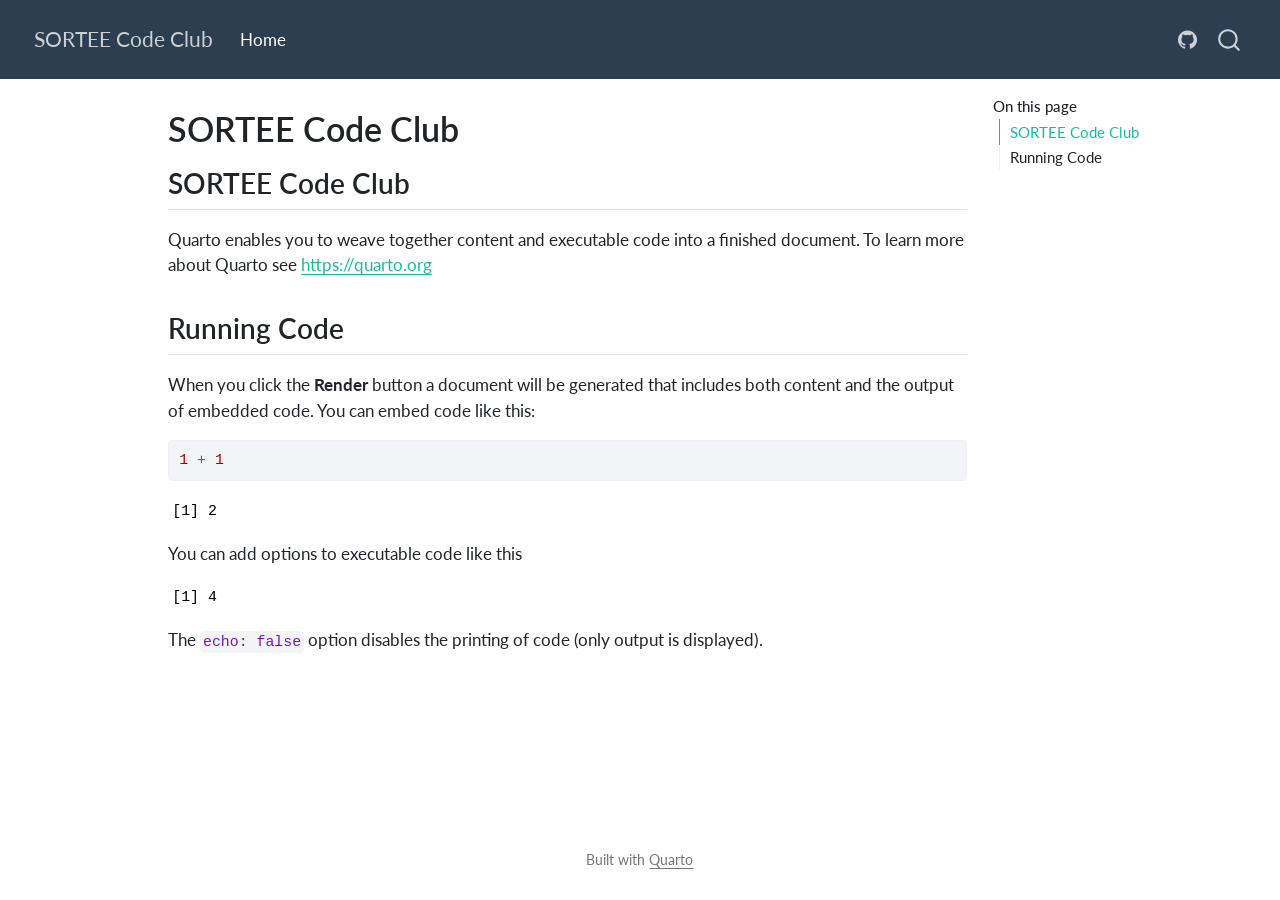
<file: index.html>
<!DOCTYPE html>
<html xmlns="http://www.w3.org/1999/xhtml" lang="en" xml:lang="en"><head>

<meta charset="utf-8">
<meta name="generator" content="quarto-1.8.25">

<meta name="viewport" content="width=device-width, initial-scale=1.0, user-scalable=yes">


<title>SORTEE Code Club</title>
<style>
code{white-space: pre-wrap;}
span.smallcaps{font-variant: small-caps;}
div.columns{display: flex; gap: min(4vw, 1.5em);}
div.column{flex: auto; overflow-x: auto;}
div.hanging-indent{margin-left: 1.5em; text-indent: -1.5em;}
ul.task-list{list-style: none;}
ul.task-list li input[type="checkbox"] {
  width: 0.8em;
  margin: 0 0.8em 0.2em -1em; /* quarto-specific, see https://github.com/quarto-dev/quarto-cli/issues/4556 */ 
  vertical-align: middle;
}
/* CSS for syntax highlighting */
html { -webkit-text-size-adjust: 100%; }
pre > code.sourceCode { white-space: pre; position: relative; }
pre > code.sourceCode > span { display: inline-block; line-height: 1.25; }
pre > code.sourceCode > span:empty { height: 1.2em; }
.sourceCode { overflow: visible; }
code.sourceCode > span { color: inherit; text-decoration: inherit; }
div.sourceCode { margin: 1em 0; }
pre.sourceCode { margin: 0; }
@media screen {
div.sourceCode { overflow: auto; }
}
@media print {
pre > code.sourceCode { white-space: pre-wrap; }
pre > code.sourceCode > span { text-indent: -5em; padding-left: 5em; }
}
pre.numberSource code
  { counter-reset: source-line 0; }
pre.numberSource code > span
  { position: relative; left: -4em; counter-increment: source-line; }
pre.numberSource code > span > a:first-child::before
  { content: counter(source-line);
    position: relative; left: -1em; text-align: right; vertical-align: baseline;
    border: none; display: inline-block;
    -webkit-touch-callout: none; -webkit-user-select: none;
    -khtml-user-select: none; -moz-user-select: none;
    -ms-user-select: none; user-select: none;
    padding: 0 4px; width: 4em;
  }
pre.numberSource { margin-left: 3em;  padding-left: 4px; }
div.sourceCode
  {   }
@media screen {
pre > code.sourceCode > span > a:first-child::before { text-decoration: underline; }
}
</style>


<script src="site_libs/quarto-nav/quarto-nav.js"></script>
<script src="site_libs/quarto-nav/headroom.min.js"></script>
<script src="site_libs/clipboard/clipboard.min.js"></script>
<script src="site_libs/quarto-search/autocomplete.umd.js"></script>
<script src="site_libs/quarto-search/fuse.min.js"></script>
<script src="site_libs/quarto-search/quarto-search.js"></script>
<meta name="quarto:offset" content="./">
<script src="site_libs/quarto-html/quarto.js" type="module"></script>
<script src="site_libs/quarto-html/tabsets/tabsets.js" type="module"></script>
<script src="site_libs/quarto-html/axe/axe-check.js" type="module"></script>
<script src="site_libs/quarto-html/popper.min.js"></script>
<script src="site_libs/quarto-html/tippy.umd.min.js"></script>
<script src="site_libs/quarto-html/anchor.min.js"></script>
<link href="site_libs/quarto-html/tippy.css" rel="stylesheet">
<link href="site_libs/quarto-html/quarto-syntax-highlighting-7b89279ff1a6dce999919e0e67d4d9ec.css" rel="stylesheet" id="quarto-text-highlighting-styles">
<script src="site_libs/bootstrap/bootstrap.min.js"></script>
<link href="site_libs/bootstrap/bootstrap-icons.css" rel="stylesheet">
<link href="site_libs/bootstrap/bootstrap-91e4ff1c991fb193ebcfcf8dcf5dfa3c.min.css" rel="stylesheet" append-hash="true" id="quarto-bootstrap" data-mode="light">
<script id="quarto-search-options" type="application/json">{
  "location": "navbar",
  "copy-button": false,
  "collapse-after": 3,
  "panel-placement": "end",
  "type": "overlay",
  "limit": 50,
  "keyboard-shortcut": [
    "f",
    "/",
    "s"
  ],
  "show-item-context": false,
  "language": {
    "search-no-results-text": "No results",
    "search-matching-documents-text": "matching documents",
    "search-copy-link-title": "Copy link to search",
    "search-hide-matches-text": "Hide additional matches",
    "search-more-match-text": "more match in this document",
    "search-more-matches-text": "more matches in this document",
    "search-clear-button-title": "Clear",
    "search-text-placeholder": "",
    "search-detached-cancel-button-title": "Cancel",
    "search-submit-button-title": "Submit",
    "search-label": "Search"
  }
}</script>


</head>

<body class="nav-fixed quarto-light">

<div id="quarto-search-results"></div>
  <header id="quarto-header" class="headroom fixed-top">
    <nav class="navbar navbar-expand-lg " data-bs-theme="dark">
      <div class="navbar-container container-fluid">
      <div class="navbar-brand-container mx-auto">
    <a href="./index.html" class="navbar-brand navbar-brand-logo">
    </a>
    <a class="navbar-brand" href="./index.html">
    <span class="navbar-title">SORTEE Code Club</span>
    </a>
  </div>
            <div id="quarto-search" class="" title="Search"></div>
          <button class="navbar-toggler" type="button" data-bs-toggle="collapse" data-bs-target="#navbarCollapse" aria-controls="navbarCollapse" role="menu" aria-expanded="false" aria-label="Toggle navigation" onclick="if (window.quartoToggleHeadroom) { window.quartoToggleHeadroom(); }">
  <span class="navbar-toggler-icon"></span>
</button>
          <div class="collapse navbar-collapse" id="navbarCollapse">
            <ul class="navbar-nav navbar-nav-scroll me-auto">
  <li class="nav-item">
    <a class="nav-link active" href="./index.html" aria-current="page"> 
<span class="menu-text">Home</span></a>
  </li>  
</ul>
            <ul class="navbar-nav navbar-nav-scroll ms-auto">
  <li class="nav-item compact">
    <a class="nav-link" href="https://github.com/SORTEE"> <i class="bi bi-github" role="img">
</i> 
<span class="menu-text"></span></a>
  </li>  
</ul>
          </div> <!-- /navcollapse -->
            <div class="quarto-navbar-tools">
</div>
      </div> <!-- /container-fluid -->
    </nav>
</header>
<!-- content -->
<div id="quarto-content" class="quarto-container page-columns page-rows-contents page-layout-article page-navbar">
<!-- sidebar -->
<!-- margin-sidebar -->
    <div id="quarto-margin-sidebar" class="sidebar margin-sidebar">
        <nav id="TOC" role="doc-toc" class="toc-active">
    <h2 id="toc-title">On this page</h2>
   
  <ul>
  <li><a href="#sortee-code-club" id="toc-sortee-code-club" class="nav-link active" data-scroll-target="#sortee-code-club">SORTEE Code Club</a></li>
  <li><a href="#running-code" id="toc-running-code" class="nav-link" data-scroll-target="#running-code">Running Code</a></li>
  </ul>
</nav>
    </div>
<!-- main -->
<main class="content" id="quarto-document-content">

<header id="title-block-header" class="quarto-title-block default">
<div class="quarto-title">
<h1 class="title">SORTEE Code Club</h1>
</div>



<div class="quarto-title-meta">

    
  
    
  </div>
  


</header>


<section id="sortee-code-club" class="level2">
<h2 class="anchored" data-anchor-id="sortee-code-club">SORTEE Code Club</h2>
<p>Quarto enables you to weave together content and executable code into a finished document. To learn more about Quarto see <a href="https://quarto.org" class="uri">https://quarto.org</a></p>
</section>
<section id="running-code" class="level2">
<h2 class="anchored" data-anchor-id="running-code">Running Code</h2>
<p>When you click the <strong>Render</strong> button a document will be generated that includes both content and the output of embedded code. You can embed code like this:</p>
<div class="cell">
<div class="code-copy-outer-scaffold"><div class="sourceCode cell-code" id="cb1"><pre class="sourceCode r code-with-copy"><code class="sourceCode r"><span id="cb1-1"><a href="#cb1-1" aria-hidden="true" tabindex="-1"></a><span class="dv">1</span> <span class="sc">+</span> <span class="dv">1</span></span></code></pre></div><button title="Copy to Clipboard" class="code-copy-button"><i class="bi"></i></button></div>
<div class="cell-output cell-output-stdout">
<pre><code>[1] 2</code></pre>
</div>
</div>
<p>You can add options to executable code like this</p>
<div class="cell">
<div class="cell-output cell-output-stdout">
<pre><code>[1] 4</code></pre>
</div>
</div>
<p>The <code>echo: false</code> option disables the printing of code (only output is displayed).</p>


</section>

</main> <!-- /main -->
<script id="quarto-html-after-body" type="application/javascript">
  window.document.addEventListener("DOMContentLoaded", function (event) {
    const icon = "";
    const anchorJS = new window.AnchorJS();
    anchorJS.options = {
      placement: 'right',
      icon: icon
    };
    anchorJS.add('.anchored');
    const isCodeAnnotation = (el) => {
      for (const clz of el.classList) {
        if (clz.startsWith('code-annotation-')) {                     
          return true;
        }
      }
      return false;
    }
    const onCopySuccess = function(e) {
      // button target
      const button = e.trigger;
      // don't keep focus
      button.blur();
      // flash "checked"
      button.classList.add('code-copy-button-checked');
      var currentTitle = button.getAttribute("title");
      button.setAttribute("title", "Copied!");
      let tooltip;
      if (window.bootstrap) {
        button.setAttribute("data-bs-toggle", "tooltip");
        button.setAttribute("data-bs-placement", "left");
        button.setAttribute("data-bs-title", "Copied!");
        tooltip = new bootstrap.Tooltip(button, 
          { trigger: "manual", 
            customClass: "code-copy-button-tooltip",
            offset: [0, -8]});
        tooltip.show();    
      }
      setTimeout(function() {
        if (tooltip) {
          tooltip.hide();
          button.removeAttribute("data-bs-title");
          button.removeAttribute("data-bs-toggle");
          button.removeAttribute("data-bs-placement");
        }
        button.setAttribute("title", currentTitle);
        button.classList.remove('code-copy-button-checked');
      }, 1000);
      // clear code selection
      e.clearSelection();
    }
    const getTextToCopy = function(trigger) {
      const outerScaffold = trigger.parentElement.cloneNode(true);
      const codeEl = outerScaffold.querySelector('code');
      for (const childEl of codeEl.children) {
        if (isCodeAnnotation(childEl)) {
          childEl.remove();
        }
      }
      return codeEl.innerText;
    }
    const clipboard = new window.ClipboardJS('.code-copy-button:not([data-in-quarto-modal])', {
      text: getTextToCopy
    });
    clipboard.on('success', onCopySuccess);
    if (window.document.getElementById('quarto-embedded-source-code-modal')) {
      const clipboardModal = new window.ClipboardJS('.code-copy-button[data-in-quarto-modal]', {
        text: getTextToCopy,
        container: window.document.getElementById('quarto-embedded-source-code-modal')
      });
      clipboardModal.on('success', onCopySuccess);
    }
      var localhostRegex = new RegExp(/^(?:http|https):\/\/localhost\:?[0-9]*\//);
      var mailtoRegex = new RegExp(/^mailto:/);
        var filterRegex = new RegExp("https:\/\/cecibaldoni\.github\.io\/sortee-code-club\/");
      var isInternal = (href) => {
          return filterRegex.test(href) || localhostRegex.test(href) || mailtoRegex.test(href);
      }
      // Inspect non-navigation links and adorn them if external
     var links = window.document.querySelectorAll('a[href]:not(.nav-link):not(.navbar-brand):not(.toc-action):not(.sidebar-link):not(.sidebar-item-toggle):not(.pagination-link):not(.no-external):not([aria-hidden]):not(.dropdown-item):not(.quarto-navigation-tool):not(.about-link)');
      for (var i=0; i<links.length; i++) {
        const link = links[i];
        if (!isInternal(link.href)) {
          // undo the damage that might have been done by quarto-nav.js in the case of
          // links that we want to consider external
          if (link.dataset.originalHref !== undefined) {
            link.href = link.dataset.originalHref;
          }
        }
      }
    function tippyHover(el, contentFn, onTriggerFn, onUntriggerFn) {
      const config = {
        allowHTML: true,
        maxWidth: 500,
        delay: 100,
        arrow: false,
        appendTo: function(el) {
            return el.parentElement;
        },
        interactive: true,
        interactiveBorder: 10,
        theme: 'quarto',
        placement: 'bottom-start',
      };
      if (contentFn) {
        config.content = contentFn;
      }
      if (onTriggerFn) {
        config.onTrigger = onTriggerFn;
      }
      if (onUntriggerFn) {
        config.onUntrigger = onUntriggerFn;
      }
      window.tippy(el, config); 
    }
    const noterefs = window.document.querySelectorAll('a[role="doc-noteref"]');
    for (var i=0; i<noterefs.length; i++) {
      const ref = noterefs[i];
      tippyHover(ref, function() {
        // use id or data attribute instead here
        let href = ref.getAttribute('data-footnote-href') || ref.getAttribute('href');
        try { href = new URL(href).hash; } catch {}
        const id = href.replace(/^#\/?/, "");
        const note = window.document.getElementById(id);
        if (note) {
          return note.innerHTML;
        } else {
          return "";
        }
      });
    }
    const xrefs = window.document.querySelectorAll('a.quarto-xref');
    const processXRef = (id, note) => {
      // Strip column container classes
      const stripColumnClz = (el) => {
        el.classList.remove("page-full", "page-columns");
        if (el.children) {
          for (const child of el.children) {
            stripColumnClz(child);
          }
        }
      }
      stripColumnClz(note)
      if (id === null || id.startsWith('sec-')) {
        // Special case sections, only their first couple elements
        const container = document.createElement("div");
        if (note.children && note.children.length > 2) {
          container.appendChild(note.children[0].cloneNode(true));
          for (let i = 1; i < note.children.length; i++) {
            const child = note.children[i];
            if (child.tagName === "P" && child.innerText === "") {
              continue;
            } else {
              container.appendChild(child.cloneNode(true));
              break;
            }
          }
          if (window.Quarto?.typesetMath) {
            window.Quarto.typesetMath(container);
          }
          return container.innerHTML
        } else {
          if (window.Quarto?.typesetMath) {
            window.Quarto.typesetMath(note);
          }
          return note.innerHTML;
        }
      } else {
        // Remove any anchor links if they are present
        const anchorLink = note.querySelector('a.anchorjs-link');
        if (anchorLink) {
          anchorLink.remove();
        }
        if (window.Quarto?.typesetMath) {
          window.Quarto.typesetMath(note);
        }
        if (note.classList.contains("callout")) {
          return note.outerHTML;
        } else {
          return note.innerHTML;
        }
      }
    }
    for (var i=0; i<xrefs.length; i++) {
      const xref = xrefs[i];
      tippyHover(xref, undefined, function(instance) {
        instance.disable();
        let url = xref.getAttribute('href');
        let hash = undefined; 
        if (url.startsWith('#')) {
          hash = url;
        } else {
          try { hash = new URL(url).hash; } catch {}
        }
        if (hash) {
          const id = hash.replace(/^#\/?/, "");
          const note = window.document.getElementById(id);
          if (note !== null) {
            try {
              const html = processXRef(id, note.cloneNode(true));
              instance.setContent(html);
            } finally {
              instance.enable();
              instance.show();
            }
          } else {
            // See if we can fetch this
            fetch(url.split('#')[0])
            .then(res => res.text())
            .then(html => {
              const parser = new DOMParser();
              const htmlDoc = parser.parseFromString(html, "text/html");
              const note = htmlDoc.getElementById(id);
              if (note !== null) {
                const html = processXRef(id, note);
                instance.setContent(html);
              } 
            }).finally(() => {
              instance.enable();
              instance.show();
            });
          }
        } else {
          // See if we can fetch a full url (with no hash to target)
          // This is a special case and we should probably do some content thinning / targeting
          fetch(url)
          .then(res => res.text())
          .then(html => {
            const parser = new DOMParser();
            const htmlDoc = parser.parseFromString(html, "text/html");
            const note = htmlDoc.querySelector('main.content');
            if (note !== null) {
              // This should only happen for chapter cross references
              // (since there is no id in the URL)
              // remove the first header
              if (note.children.length > 0 && note.children[0].tagName === "HEADER") {
                note.children[0].remove();
              }
              const html = processXRef(null, note);
              instance.setContent(html);
            } 
          }).finally(() => {
            instance.enable();
            instance.show();
          });
        }
      }, function(instance) {
      });
    }
        let selectedAnnoteEl;
        const selectorForAnnotation = ( cell, annotation) => {
          let cellAttr = 'data-code-cell="' + cell + '"';
          let lineAttr = 'data-code-annotation="' +  annotation + '"';
          const selector = 'span[' + cellAttr + '][' + lineAttr + ']';
          return selector;
        }
        const selectCodeLines = (annoteEl) => {
          const doc = window.document;
          const targetCell = annoteEl.getAttribute("data-target-cell");
          const targetAnnotation = annoteEl.getAttribute("data-target-annotation");
          const annoteSpan = window.document.querySelector(selectorForAnnotation(targetCell, targetAnnotation));
          const lines = annoteSpan.getAttribute("data-code-lines").split(",");
          const lineIds = lines.map((line) => {
            return targetCell + "-" + line;
          })
          let top = null;
          let height = null;
          let parent = null;
          if (lineIds.length > 0) {
              //compute the position of the single el (top and bottom and make a div)
              const el = window.document.getElementById(lineIds[0]);
              top = el.offsetTop;
              height = el.offsetHeight;
              parent = el.parentElement.parentElement;
            if (lineIds.length > 1) {
              const lastEl = window.document.getElementById(lineIds[lineIds.length - 1]);
              const bottom = lastEl.offsetTop + lastEl.offsetHeight;
              height = bottom - top;
            }
            if (top !== null && height !== null && parent !== null) {
              // cook up a div (if necessary) and position it 
              let div = window.document.getElementById("code-annotation-line-highlight");
              if (div === null) {
                div = window.document.createElement("div");
                div.setAttribute("id", "code-annotation-line-highlight");
                div.style.position = 'absolute';
                parent.appendChild(div);
              }
              div.style.top = top - 2 + "px";
              div.style.height = height + 4 + "px";
              div.style.left = 0;
              let gutterDiv = window.document.getElementById("code-annotation-line-highlight-gutter");
              if (gutterDiv === null) {
                gutterDiv = window.document.createElement("div");
                gutterDiv.setAttribute("id", "code-annotation-line-highlight-gutter");
                gutterDiv.style.position = 'absolute';
                const codeCell = window.document.getElementById(targetCell);
                const gutter = codeCell.querySelector('.code-annotation-gutter');
                gutter.appendChild(gutterDiv);
              }
              gutterDiv.style.top = top - 2 + "px";
              gutterDiv.style.height = height + 4 + "px";
            }
            selectedAnnoteEl = annoteEl;
          }
        };
        const unselectCodeLines = () => {
          const elementsIds = ["code-annotation-line-highlight", "code-annotation-line-highlight-gutter"];
          elementsIds.forEach((elId) => {
            const div = window.document.getElementById(elId);
            if (div) {
              div.remove();
            }
          });
          selectedAnnoteEl = undefined;
        };
          // Handle positioning of the toggle
      window.addEventListener(
        "resize",
        throttle(() => {
          elRect = undefined;
          if (selectedAnnoteEl) {
            selectCodeLines(selectedAnnoteEl);
          }
        }, 10)
      );
      function throttle(fn, ms) {
      let throttle = false;
      let timer;
        return (...args) => {
          if(!throttle) { // first call gets through
              fn.apply(this, args);
              throttle = true;
          } else { // all the others get throttled
              if(timer) clearTimeout(timer); // cancel #2
              timer = setTimeout(() => {
                fn.apply(this, args);
                timer = throttle = false;
              }, ms);
          }
        };
      }
        // Attach click handler to the DT
        const annoteDls = window.document.querySelectorAll('dt[data-target-cell]');
        for (const annoteDlNode of annoteDls) {
          annoteDlNode.addEventListener('click', (event) => {
            const clickedEl = event.target;
            if (clickedEl !== selectedAnnoteEl) {
              unselectCodeLines();
              const activeEl = window.document.querySelector('dt[data-target-cell].code-annotation-active');
              if (activeEl) {
                activeEl.classList.remove('code-annotation-active');
              }
              selectCodeLines(clickedEl);
              clickedEl.classList.add('code-annotation-active');
            } else {
              // Unselect the line
              unselectCodeLines();
              clickedEl.classList.remove('code-annotation-active');
            }
          });
        }
    const findCites = (el) => {
      const parentEl = el.parentElement;
      if (parentEl) {
        const cites = parentEl.dataset.cites;
        if (cites) {
          return {
            el,
            cites: cites.split(' ')
          };
        } else {
          return findCites(el.parentElement)
        }
      } else {
        return undefined;
      }
    };
    var bibliorefs = window.document.querySelectorAll('a[role="doc-biblioref"]');
    for (var i=0; i<bibliorefs.length; i++) {
      const ref = bibliorefs[i];
      const citeInfo = findCites(ref);
      if (citeInfo) {
        tippyHover(citeInfo.el, function() {
          var popup = window.document.createElement('div');
          citeInfo.cites.forEach(function(cite) {
            var citeDiv = window.document.createElement('div');
            citeDiv.classList.add('hanging-indent');
            citeDiv.classList.add('csl-entry');
            var biblioDiv = window.document.getElementById('ref-' + cite);
            if (biblioDiv) {
              citeDiv.innerHTML = biblioDiv.innerHTML;
            }
            popup.appendChild(citeDiv);
          });
          return popup.innerHTML;
        });
      }
    }
  });
  </script>
</div> <!-- /content -->
<footer class="footer">
  <div class="nav-footer">
    <div class="nav-footer-left">
      &nbsp;
    </div>   
    <div class="nav-footer-center">
<p>Built with <a href="https://quarto.org/">Quarto</a></p>
</div>
    <div class="nav-footer-right">
      &nbsp;
    </div>
  </div>
</footer>




</body></html>
</file>
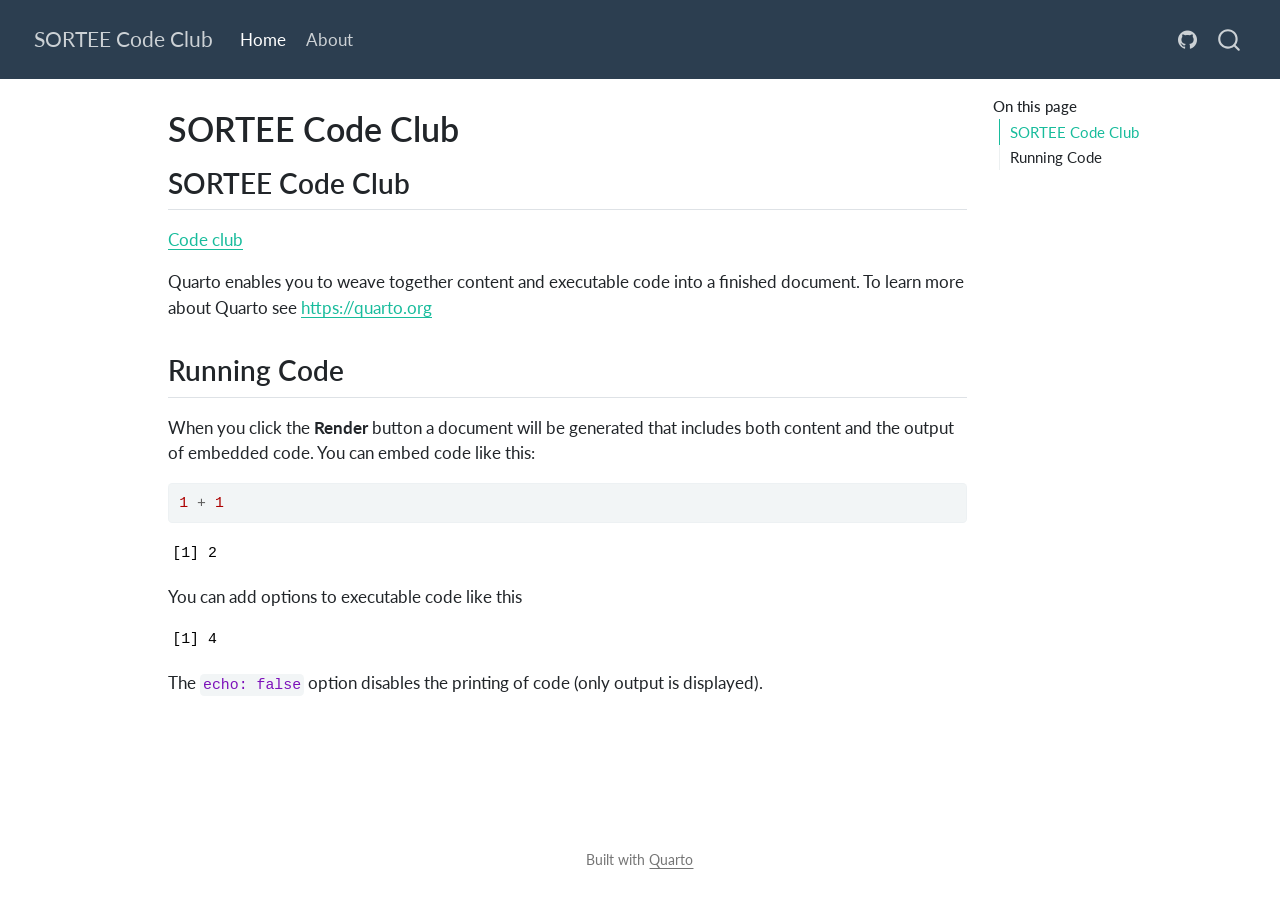
<file: docs/index.html>
<!DOCTYPE html>
<html xmlns="http://www.w3.org/1999/xhtml" lang="en" xml:lang="en"><head>

<meta charset="utf-8">
<meta name="generator" content="quarto-1.8.25">

<meta name="viewport" content="width=device-width, initial-scale=1.0, user-scalable=yes">


<title>SORTEE Code Club</title>
<style>
code{white-space: pre-wrap;}
span.smallcaps{font-variant: small-caps;}
div.columns{display: flex; gap: min(4vw, 1.5em);}
div.column{flex: auto; overflow-x: auto;}
div.hanging-indent{margin-left: 1.5em; text-indent: -1.5em;}
ul.task-list{list-style: none;}
ul.task-list li input[type="checkbox"] {
  width: 0.8em;
  margin: 0 0.8em 0.2em -1em; /* quarto-specific, see https://github.com/quarto-dev/quarto-cli/issues/4556 */ 
  vertical-align: middle;
}
/* CSS for syntax highlighting */
html { -webkit-text-size-adjust: 100%; }
pre > code.sourceCode { white-space: pre; position: relative; }
pre > code.sourceCode > span { display: inline-block; line-height: 1.25; }
pre > code.sourceCode > span:empty { height: 1.2em; }
.sourceCode { overflow: visible; }
code.sourceCode > span { color: inherit; text-decoration: inherit; }
div.sourceCode { margin: 1em 0; }
pre.sourceCode { margin: 0; }
@media screen {
div.sourceCode { overflow: auto; }
}
@media print {
pre > code.sourceCode { white-space: pre-wrap; }
pre > code.sourceCode > span { text-indent: -5em; padding-left: 5em; }
}
pre.numberSource code
  { counter-reset: source-line 0; }
pre.numberSource code > span
  { position: relative; left: -4em; counter-increment: source-line; }
pre.numberSource code > span > a:first-child::before
  { content: counter(source-line);
    position: relative; left: -1em; text-align: right; vertical-align: baseline;
    border: none; display: inline-block;
    -webkit-touch-callout: none; -webkit-user-select: none;
    -khtml-user-select: none; -moz-user-select: none;
    -ms-user-select: none; user-select: none;
    padding: 0 4px; width: 4em;
  }
pre.numberSource { margin-left: 3em;  padding-left: 4px; }
div.sourceCode
  {   }
@media screen {
pre > code.sourceCode > span > a:first-child::before { text-decoration: underline; }
}
</style>


<script src="site_libs/quarto-nav/quarto-nav.js"></script>
<script src="site_libs/quarto-nav/headroom.min.js"></script>
<script src="site_libs/clipboard/clipboard.min.js"></script>
<script src="site_libs/quarto-search/autocomplete.umd.js"></script>
<script src="site_libs/quarto-search/fuse.min.js"></script>
<script src="site_libs/quarto-search/quarto-search.js"></script>
<meta name="quarto:offset" content="./">
<script src="site_libs/quarto-html/quarto.js" type="module"></script>
<script src="site_libs/quarto-html/tabsets/tabsets.js" type="module"></script>
<script src="site_libs/quarto-html/axe/axe-check.js" type="module"></script>
<script src="site_libs/quarto-html/popper.min.js"></script>
<script src="site_libs/quarto-html/tippy.umd.min.js"></script>
<script src="site_libs/quarto-html/anchor.min.js"></script>
<link href="site_libs/quarto-html/tippy.css" rel="stylesheet">
<link href="site_libs/quarto-html/quarto-syntax-highlighting-7b89279ff1a6dce999919e0e67d4d9ec.css" rel="stylesheet" id="quarto-text-highlighting-styles">
<script src="site_libs/bootstrap/bootstrap.min.js"></script>
<link href="site_libs/bootstrap/bootstrap-icons.css" rel="stylesheet">
<link href="site_libs/bootstrap/bootstrap-91e4ff1c991fb193ebcfcf8dcf5dfa3c.min.css" rel="stylesheet" append-hash="true" id="quarto-bootstrap" data-mode="light">
<script id="quarto-search-options" type="application/json">{
  "location": "navbar",
  "copy-button": false,
  "collapse-after": 3,
  "panel-placement": "end",
  "type": "overlay",
  "limit": 50,
  "keyboard-shortcut": [
    "f",
    "/",
    "s"
  ],
  "show-item-context": false,
  "language": {
    "search-no-results-text": "No results",
    "search-matching-documents-text": "matching documents",
    "search-copy-link-title": "Copy link to search",
    "search-hide-matches-text": "Hide additional matches",
    "search-more-match-text": "more match in this document",
    "search-more-matches-text": "more matches in this document",
    "search-clear-button-title": "Clear",
    "search-text-placeholder": "",
    "search-detached-cancel-button-title": "Cancel",
    "search-submit-button-title": "Submit",
    "search-label": "Search"
  }
}</script>


</head>

<body class="nav-fixed quarto-light">

<div id="quarto-search-results"></div>
  <header id="quarto-header" class="headroom fixed-top">
    <nav class="navbar navbar-expand-lg " data-bs-theme="dark">
      <div class="navbar-container container-fluid">
      <div class="navbar-brand-container mx-auto">
    <a href="./index.html" class="navbar-brand navbar-brand-logo">
    </a>
    <a class="navbar-brand" href="./index.html">
    <span class="navbar-title">SORTEE Code Club</span>
    </a>
  </div>
            <div id="quarto-search" class="" title="Search"></div>
          <button class="navbar-toggler" type="button" data-bs-toggle="collapse" data-bs-target="#navbarCollapse" aria-controls="navbarCollapse" role="menu" aria-expanded="false" aria-label="Toggle navigation" onclick="if (window.quartoToggleHeadroom) { window.quartoToggleHeadroom(); }">
  <span class="navbar-toggler-icon"></span>
</button>
          <div class="collapse navbar-collapse" id="navbarCollapse">
            <ul class="navbar-nav navbar-nav-scroll me-auto">
  <li class="nav-item">
    <a class="nav-link active" href="./index.html" aria-current="page"> 
<span class="menu-text">Home</span></a>
  </li>  
  <li class="nav-item">
    <a class="nav-link" href="./about.html"> 
<span class="menu-text">About</span></a>
  </li>  
</ul>
            <ul class="navbar-nav navbar-nav-scroll ms-auto">
  <li class="nav-item compact">
    <a class="nav-link" href="https://github.com/SORTEE"> <i class="bi bi-github" role="img">
</i> 
<span class="menu-text"></span></a>
  </li>  
</ul>
          </div> <!-- /navcollapse -->
            <div class="quarto-navbar-tools">
</div>
      </div> <!-- /container-fluid -->
    </nav>
</header>
<!-- content -->
<div id="quarto-content" class="quarto-container page-columns page-rows-contents page-layout-article page-navbar">
<!-- sidebar -->
<!-- margin-sidebar -->
    <div id="quarto-margin-sidebar" class="sidebar margin-sidebar">
        <nav id="TOC" role="doc-toc" class="toc-active">
    <h2 id="toc-title">On this page</h2>
   
  <ul>
  <li><a href="#sortee-code-club" id="toc-sortee-code-club" class="nav-link active" data-scroll-target="#sortee-code-club">SORTEE Code Club</a></li>
  <li><a href="#running-code" id="toc-running-code" class="nav-link" data-scroll-target="#running-code">Running Code</a></li>
  </ul>
</nav>
    </div>
<!-- main -->
<main class="content" id="quarto-document-content">

<header id="title-block-header" class="quarto-title-block default">
<div class="quarto-title">
<h1 class="title">SORTEE Code Club</h1>
</div>



<div class="quarto-title-meta">

    
  
    
  </div>
  


</header>


<section id="sortee-code-club" class="level2">
<h2 class="anchored" data-anchor-id="sortee-code-club">SORTEE Code Club</h2>
<p><a href="https://www.google.com/imgres?q=code%20club&amp;imgurl=https%3A%2F%2Fupload.wikimedia.org%2Fwikipedia%2Fcommons%2F0%2F06%2FCode_Club_logo.png&amp;imgrefurl=https%3A%2F%2Fen.wikipedia.org%2Fwiki%2FCode_Club&amp;docid=Tg64THRaWA7bFM&amp;tbnid=KC936yBqQdk_dM&amp;vet=12ahUKEwihqtT74MWUAxUXQ_EDHbEiIy8QnPAOegQIFBAB..i&amp;w=200&amp;h=200&amp;hcb=2&amp;ved=2ahUKEwihqtT74MWUAxUXQ_EDHbEiIy8QnPAOegQIFBAB">Code club</a></p>
<p>Quarto enables you to weave together content and executable code into a finished document. To learn more about Quarto see <a href="https://quarto.org" class="uri">https://quarto.org</a></p>
</section>
<section id="running-code" class="level2">
<h2 class="anchored" data-anchor-id="running-code">Running Code</h2>
<p>When you click the <strong>Render</strong> button a document will be generated that includes both content and the output of embedded code. You can embed code like this:</p>
<div class="cell">
<div class="code-copy-outer-scaffold"><div class="sourceCode cell-code" id="cb1"><pre class="sourceCode r code-with-copy"><code class="sourceCode r"><span id="cb1-1"><a href="#cb1-1" aria-hidden="true" tabindex="-1"></a><span class="dv">1</span> <span class="sc">+</span> <span class="dv">1</span></span></code></pre></div><button title="Copy to Clipboard" class="code-copy-button"><i class="bi"></i></button></div>
<div class="cell-output cell-output-stdout">
<pre><code>[1] 2</code></pre>
</div>
</div>
<p>You can add options to executable code like this</p>
<div class="cell">
<div class="cell-output cell-output-stdout">
<pre><code>[1] 4</code></pre>
</div>
</div>
<p>The <code>echo: false</code> option disables the printing of code (only output is displayed).</p>


</section>

</main> <!-- /main -->
<script id="quarto-html-after-body" type="application/javascript">
  window.document.addEventListener("DOMContentLoaded", function (event) {
    const icon = "";
    const anchorJS = new window.AnchorJS();
    anchorJS.options = {
      placement: 'right',
      icon: icon
    };
    anchorJS.add('.anchored');
    const isCodeAnnotation = (el) => {
      for (const clz of el.classList) {
        if (clz.startsWith('code-annotation-')) {                     
          return true;
        }
      }
      return false;
    }
    const onCopySuccess = function(e) {
      // button target
      const button = e.trigger;
      // don't keep focus
      button.blur();
      // flash "checked"
      button.classList.add('code-copy-button-checked');
      var currentTitle = button.getAttribute("title");
      button.setAttribute("title", "Copied!");
      let tooltip;
      if (window.bootstrap) {
        button.setAttribute("data-bs-toggle", "tooltip");
        button.setAttribute("data-bs-placement", "left");
        button.setAttribute("data-bs-title", "Copied!");
        tooltip = new bootstrap.Tooltip(button, 
          { trigger: "manual", 
            customClass: "code-copy-button-tooltip",
            offset: [0, -8]});
        tooltip.show();    
      }
      setTimeout(function() {
        if (tooltip) {
          tooltip.hide();
          button.removeAttribute("data-bs-title");
          button.removeAttribute("data-bs-toggle");
          button.removeAttribute("data-bs-placement");
        }
        button.setAttribute("title", currentTitle);
        button.classList.remove('code-copy-button-checked');
      }, 1000);
      // clear code selection
      e.clearSelection();
    }
    const getTextToCopy = function(trigger) {
      const outerScaffold = trigger.parentElement.cloneNode(true);
      const codeEl = outerScaffold.querySelector('code');
      for (const childEl of codeEl.children) {
        if (isCodeAnnotation(childEl)) {
          childEl.remove();
        }
      }
      return codeEl.innerText;
    }
    const clipboard = new window.ClipboardJS('.code-copy-button:not([data-in-quarto-modal])', {
      text: getTextToCopy
    });
    clipboard.on('success', onCopySuccess);
    if (window.document.getElementById('quarto-embedded-source-code-modal')) {
      const clipboardModal = new window.ClipboardJS('.code-copy-button[data-in-quarto-modal]', {
        text: getTextToCopy,
        container: window.document.getElementById('quarto-embedded-source-code-modal')
      });
      clipboardModal.on('success', onCopySuccess);
    }
      var localhostRegex = new RegExp(/^(?:http|https):\/\/localhost\:?[0-9]*\//);
      var mailtoRegex = new RegExp(/^mailto:/);
        var filterRegex = new RegExp('/' + window.location.host + '/');
      var isInternal = (href) => {
          return filterRegex.test(href) || localhostRegex.test(href) || mailtoRegex.test(href);
      }
      // Inspect non-navigation links and adorn them if external
     var links = window.document.querySelectorAll('a[href]:not(.nav-link):not(.navbar-brand):not(.toc-action):not(.sidebar-link):not(.sidebar-item-toggle):not(.pagination-link):not(.no-external):not([aria-hidden]):not(.dropdown-item):not(.quarto-navigation-tool):not(.about-link)');
      for (var i=0; i<links.length; i++) {
        const link = links[i];
        if (!isInternal(link.href)) {
          // undo the damage that might have been done by quarto-nav.js in the case of
          // links that we want to consider external
          if (link.dataset.originalHref !== undefined) {
            link.href = link.dataset.originalHref;
          }
        }
      }
    function tippyHover(el, contentFn, onTriggerFn, onUntriggerFn) {
      const config = {
        allowHTML: true,
        maxWidth: 500,
        delay: 100,
        arrow: false,
        appendTo: function(el) {
            return el.parentElement;
        },
        interactive: true,
        interactiveBorder: 10,
        theme: 'quarto',
        placement: 'bottom-start',
      };
      if (contentFn) {
        config.content = contentFn;
      }
      if (onTriggerFn) {
        config.onTrigger = onTriggerFn;
      }
      if (onUntriggerFn) {
        config.onUntrigger = onUntriggerFn;
      }
      window.tippy(el, config); 
    }
    const noterefs = window.document.querySelectorAll('a[role="doc-noteref"]');
    for (var i=0; i<noterefs.length; i++) {
      const ref = noterefs[i];
      tippyHover(ref, function() {
        // use id or data attribute instead here
        let href = ref.getAttribute('data-footnote-href') || ref.getAttribute('href');
        try { href = new URL(href).hash; } catch {}
        const id = href.replace(/^#\/?/, "");
        const note = window.document.getElementById(id);
        if (note) {
          return note.innerHTML;
        } else {
          return "";
        }
      });
    }
    const xrefs = window.document.querySelectorAll('a.quarto-xref');
    const processXRef = (id, note) => {
      // Strip column container classes
      const stripColumnClz = (el) => {
        el.classList.remove("page-full", "page-columns");
        if (el.children) {
          for (const child of el.children) {
            stripColumnClz(child);
          }
        }
      }
      stripColumnClz(note)
      if (id === null || id.startsWith('sec-')) {
        // Special case sections, only their first couple elements
        const container = document.createElement("div");
        if (note.children && note.children.length > 2) {
          container.appendChild(note.children[0].cloneNode(true));
          for (let i = 1; i < note.children.length; i++) {
            const child = note.children[i];
            if (child.tagName === "P" && child.innerText === "") {
              continue;
            } else {
              container.appendChild(child.cloneNode(true));
              break;
            }
          }
          if (window.Quarto?.typesetMath) {
            window.Quarto.typesetMath(container);
          }
          return container.innerHTML
        } else {
          if (window.Quarto?.typesetMath) {
            window.Quarto.typesetMath(note);
          }
          return note.innerHTML;
        }
      } else {
        // Remove any anchor links if they are present
        const anchorLink = note.querySelector('a.anchorjs-link');
        if (anchorLink) {
          anchorLink.remove();
        }
        if (window.Quarto?.typesetMath) {
          window.Quarto.typesetMath(note);
        }
        if (note.classList.contains("callout")) {
          return note.outerHTML;
        } else {
          return note.innerHTML;
        }
      }
    }
    for (var i=0; i<xrefs.length; i++) {
      const xref = xrefs[i];
      tippyHover(xref, undefined, function(instance) {
        instance.disable();
        let url = xref.getAttribute('href');
        let hash = undefined; 
        if (url.startsWith('#')) {
          hash = url;
        } else {
          try { hash = new URL(url).hash; } catch {}
        }
        if (hash) {
          const id = hash.replace(/^#\/?/, "");
          const note = window.document.getElementById(id);
          if (note !== null) {
            try {
              const html = processXRef(id, note.cloneNode(true));
              instance.setContent(html);
            } finally {
              instance.enable();
              instance.show();
            }
          } else {
            // See if we can fetch this
            fetch(url.split('#')[0])
            .then(res => res.text())
            .then(html => {
              const parser = new DOMParser();
              const htmlDoc = parser.parseFromString(html, "text/html");
              const note = htmlDoc.getElementById(id);
              if (note !== null) {
                const html = processXRef(id, note);
                instance.setContent(html);
              } 
            }).finally(() => {
              instance.enable();
              instance.show();
            });
          }
        } else {
          // See if we can fetch a full url (with no hash to target)
          // This is a special case and we should probably do some content thinning / targeting
          fetch(url)
          .then(res => res.text())
          .then(html => {
            const parser = new DOMParser();
            const htmlDoc = parser.parseFromString(html, "text/html");
            const note = htmlDoc.querySelector('main.content');
            if (note !== null) {
              // This should only happen for chapter cross references
              // (since there is no id in the URL)
              // remove the first header
              if (note.children.length > 0 && note.children[0].tagName === "HEADER") {
                note.children[0].remove();
              }
              const html = processXRef(null, note);
              instance.setContent(html);
            } 
          }).finally(() => {
            instance.enable();
            instance.show();
          });
        }
      }, function(instance) {
      });
    }
        let selectedAnnoteEl;
        const selectorForAnnotation = ( cell, annotation) => {
          let cellAttr = 'data-code-cell="' + cell + '"';
          let lineAttr = 'data-code-annotation="' +  annotation + '"';
          const selector = 'span[' + cellAttr + '][' + lineAttr + ']';
          return selector;
        }
        const selectCodeLines = (annoteEl) => {
          const doc = window.document;
          const targetCell = annoteEl.getAttribute("data-target-cell");
          const targetAnnotation = annoteEl.getAttribute("data-target-annotation");
          const annoteSpan = window.document.querySelector(selectorForAnnotation(targetCell, targetAnnotation));
          const lines = annoteSpan.getAttribute("data-code-lines").split(",");
          const lineIds = lines.map((line) => {
            return targetCell + "-" + line;
          })
          let top = null;
          let height = null;
          let parent = null;
          if (lineIds.length > 0) {
              //compute the position of the single el (top and bottom and make a div)
              const el = window.document.getElementById(lineIds[0]);
              top = el.offsetTop;
              height = el.offsetHeight;
              parent = el.parentElement.parentElement;
            if (lineIds.length > 1) {
              const lastEl = window.document.getElementById(lineIds[lineIds.length - 1]);
              const bottom = lastEl.offsetTop + lastEl.offsetHeight;
              height = bottom - top;
            }
            if (top !== null && height !== null && parent !== null) {
              // cook up a div (if necessary) and position it 
              let div = window.document.getElementById("code-annotation-line-highlight");
              if (div === null) {
                div = window.document.createElement("div");
                div.setAttribute("id", "code-annotation-line-highlight");
                div.style.position = 'absolute';
                parent.appendChild(div);
              }
              div.style.top = top - 2 + "px";
              div.style.height = height + 4 + "px";
              div.style.left = 0;
              let gutterDiv = window.document.getElementById("code-annotation-line-highlight-gutter");
              if (gutterDiv === null) {
                gutterDiv = window.document.createElement("div");
                gutterDiv.setAttribute("id", "code-annotation-line-highlight-gutter");
                gutterDiv.style.position = 'absolute';
                const codeCell = window.document.getElementById(targetCell);
                const gutter = codeCell.querySelector('.code-annotation-gutter');
                gutter.appendChild(gutterDiv);
              }
              gutterDiv.style.top = top - 2 + "px";
              gutterDiv.style.height = height + 4 + "px";
            }
            selectedAnnoteEl = annoteEl;
          }
        };
        const unselectCodeLines = () => {
          const elementsIds = ["code-annotation-line-highlight", "code-annotation-line-highlight-gutter"];
          elementsIds.forEach((elId) => {
            const div = window.document.getElementById(elId);
            if (div) {
              div.remove();
            }
          });
          selectedAnnoteEl = undefined;
        };
          // Handle positioning of the toggle
      window.addEventListener(
        "resize",
        throttle(() => {
          elRect = undefined;
          if (selectedAnnoteEl) {
            selectCodeLines(selectedAnnoteEl);
          }
        }, 10)
      );
      function throttle(fn, ms) {
      let throttle = false;
      let timer;
        return (...args) => {
          if(!throttle) { // first call gets through
              fn.apply(this, args);
              throttle = true;
          } else { // all the others get throttled
              if(timer) clearTimeout(timer); // cancel #2
              timer = setTimeout(() => {
                fn.apply(this, args);
                timer = throttle = false;
              }, ms);
          }
        };
      }
        // Attach click handler to the DT
        const annoteDls = window.document.querySelectorAll('dt[data-target-cell]');
        for (const annoteDlNode of annoteDls) {
          annoteDlNode.addEventListener('click', (event) => {
            const clickedEl = event.target;
            if (clickedEl !== selectedAnnoteEl) {
              unselectCodeLines();
              const activeEl = window.document.querySelector('dt[data-target-cell].code-annotation-active');
              if (activeEl) {
                activeEl.classList.remove('code-annotation-active');
              }
              selectCodeLines(clickedEl);
              clickedEl.classList.add('code-annotation-active');
            } else {
              // Unselect the line
              unselectCodeLines();
              clickedEl.classList.remove('code-annotation-active');
            }
          });
        }
    const findCites = (el) => {
      const parentEl = el.parentElement;
      if (parentEl) {
        const cites = parentEl.dataset.cites;
        if (cites) {
          return {
            el,
            cites: cites.split(' ')
          };
        } else {
          return findCites(el.parentElement)
        }
      } else {
        return undefined;
      }
    };
    var bibliorefs = window.document.querySelectorAll('a[role="doc-biblioref"]');
    for (var i=0; i<bibliorefs.length; i++) {
      const ref = bibliorefs[i];
      const citeInfo = findCites(ref);
      if (citeInfo) {
        tippyHover(citeInfo.el, function() {
          var popup = window.document.createElement('div');
          citeInfo.cites.forEach(function(cite) {
            var citeDiv = window.document.createElement('div');
            citeDiv.classList.add('hanging-indent');
            citeDiv.classList.add('csl-entry');
            var biblioDiv = window.document.getElementById('ref-' + cite);
            if (biblioDiv) {
              citeDiv.innerHTML = biblioDiv.innerHTML;
            }
            popup.appendChild(citeDiv);
          });
          return popup.innerHTML;
        });
      }
    }
  });
  </script>
</div> <!-- /content -->
<footer class="footer">
  <div class="nav-footer">
    <div class="nav-footer-left">
      &nbsp;
    </div>   
    <div class="nav-footer-center">
<p>Built with <a href="https://quarto.org/">Quarto</a></p>
</div>
    <div class="nav-footer-right">
      &nbsp;
    </div>
  </div>
</footer>




</body></html>
</file>
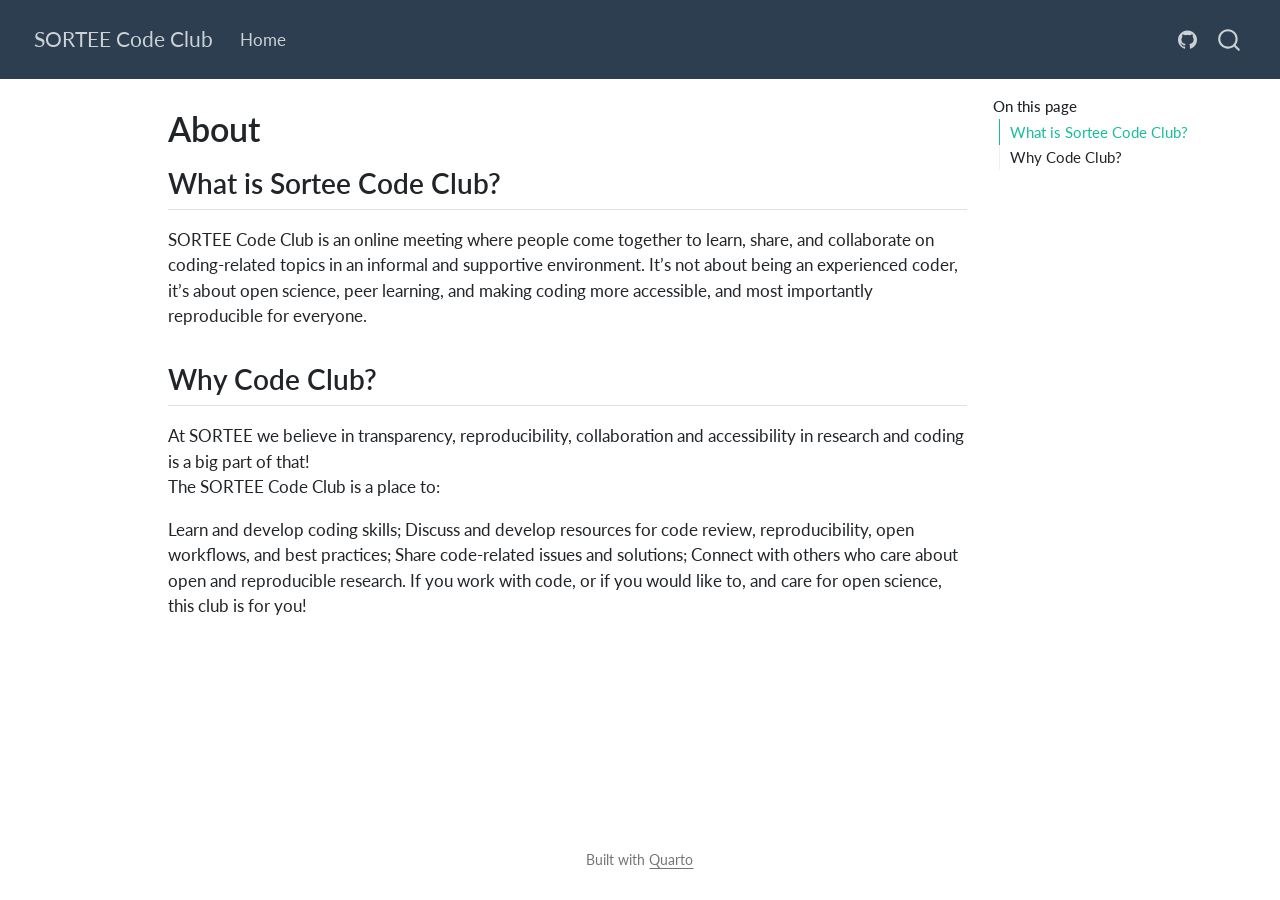
<file: about.html>
<!DOCTYPE html>
<html xmlns="http://www.w3.org/1999/xhtml" lang="en" xml:lang="en"><head>

<meta charset="utf-8">
<meta name="generator" content="quarto-1.8.25">

<meta name="viewport" content="width=device-width, initial-scale=1.0, user-scalable=yes">


<title>About – SORTEE Code Club</title>
<style>
code{white-space: pre-wrap;}
span.smallcaps{font-variant: small-caps;}
div.columns{display: flex; gap: min(4vw, 1.5em);}
div.column{flex: auto; overflow-x: auto;}
div.hanging-indent{margin-left: 1.5em; text-indent: -1.5em;}
ul.task-list{list-style: none;}
ul.task-list li input[type="checkbox"] {
  width: 0.8em;
  margin: 0 0.8em 0.2em -1em; /* quarto-specific, see https://github.com/quarto-dev/quarto-cli/issues/4556 */ 
  vertical-align: middle;
}
</style>


<script src="site_libs/quarto-nav/quarto-nav.js"></script>
<script src="site_libs/quarto-nav/headroom.min.js"></script>
<script src="site_libs/clipboard/clipboard.min.js"></script>
<script src="site_libs/quarto-search/autocomplete.umd.js"></script>
<script src="site_libs/quarto-search/fuse.min.js"></script>
<script src="site_libs/quarto-search/quarto-search.js"></script>
<meta name="quarto:offset" content="./">
<script src="site_libs/quarto-html/quarto.js" type="module"></script>
<script src="site_libs/quarto-html/tabsets/tabsets.js" type="module"></script>
<script src="site_libs/quarto-html/axe/axe-check.js" type="module"></script>
<script src="site_libs/quarto-html/popper.min.js"></script>
<script src="site_libs/quarto-html/tippy.umd.min.js"></script>
<script src="site_libs/quarto-html/anchor.min.js"></script>
<link href="site_libs/quarto-html/tippy.css" rel="stylesheet">
<link href="site_libs/quarto-html/quarto-syntax-highlighting-7b89279ff1a6dce999919e0e67d4d9ec.css" rel="stylesheet" id="quarto-text-highlighting-styles">
<script src="site_libs/bootstrap/bootstrap.min.js"></script>
<link href="site_libs/bootstrap/bootstrap-icons.css" rel="stylesheet">
<link href="site_libs/bootstrap/bootstrap-91e4ff1c991fb193ebcfcf8dcf5dfa3c.min.css" rel="stylesheet" append-hash="true" id="quarto-bootstrap" data-mode="light">
<script id="quarto-search-options" type="application/json">{
  "location": "navbar",
  "copy-button": false,
  "collapse-after": 3,
  "panel-placement": "end",
  "type": "overlay",
  "limit": 50,
  "keyboard-shortcut": [
    "f",
    "/",
    "s"
  ],
  "show-item-context": false,
  "language": {
    "search-no-results-text": "No results",
    "search-matching-documents-text": "matching documents",
    "search-copy-link-title": "Copy link to search",
    "search-hide-matches-text": "Hide additional matches",
    "search-more-match-text": "more match in this document",
    "search-more-matches-text": "more matches in this document",
    "search-clear-button-title": "Clear",
    "search-text-placeholder": "",
    "search-detached-cancel-button-title": "Cancel",
    "search-submit-button-title": "Submit",
    "search-label": "Search"
  }
}</script>


</head>

<body class="nav-fixed quarto-light">

<div id="quarto-search-results"></div>
  <header id="quarto-header" class="headroom fixed-top">
    <nav class="navbar navbar-expand-lg " data-bs-theme="dark">
      <div class="navbar-container container-fluid">
      <div class="navbar-brand-container mx-auto">
    <a href="./index.html" class="navbar-brand navbar-brand-logo">
    </a>
    <a class="navbar-brand" href="./index.html">
    <span class="navbar-title">SORTEE Code Club</span>
    </a>
  </div>
            <div id="quarto-search" class="" title="Search"></div>
          <button class="navbar-toggler" type="button" data-bs-toggle="collapse" data-bs-target="#navbarCollapse" aria-controls="navbarCollapse" role="menu" aria-expanded="false" aria-label="Toggle navigation" onclick="if (window.quartoToggleHeadroom) { window.quartoToggleHeadroom(); }">
  <span class="navbar-toggler-icon"></span>
</button>
          <div class="collapse navbar-collapse" id="navbarCollapse">
            <ul class="navbar-nav navbar-nav-scroll me-auto">
  <li class="nav-item">
    <a class="nav-link" href="./index.html"> 
<span class="menu-text">Home</span></a>
  </li>  
</ul>
            <ul class="navbar-nav navbar-nav-scroll ms-auto">
  <li class="nav-item compact">
    <a class="nav-link" href="https://github.com/SORTEE"> <i class="bi bi-github" role="img">
</i> 
<span class="menu-text"></span></a>
  </li>  
</ul>
          </div> <!-- /navcollapse -->
            <div class="quarto-navbar-tools">
</div>
      </div> <!-- /container-fluid -->
    </nav>
</header>
<!-- content -->
<div id="quarto-content" class="quarto-container page-columns page-rows-contents page-layout-article page-navbar">
<!-- sidebar -->
<!-- margin-sidebar -->
    <div id="quarto-margin-sidebar" class="sidebar margin-sidebar">
        <nav id="TOC" role="doc-toc" class="toc-active">
    <h2 id="toc-title">On this page</h2>
   
  <ul>
  <li><a href="#what-is-sortee-code-club" id="toc-what-is-sortee-code-club" class="nav-link active" data-scroll-target="#what-is-sortee-code-club">What is Sortee Code Club?</a></li>
  <li><a href="#why-code-club" id="toc-why-code-club" class="nav-link" data-scroll-target="#why-code-club">Why Code Club?</a></li>
  </ul>
</nav>
    </div>
<!-- main -->
<main class="content" id="quarto-document-content">

<header id="title-block-header" class="quarto-title-block default">
<div class="quarto-title">
<h1 class="title">About</h1>
</div>



<div class="quarto-title-meta">

    
  
    
  </div>
  


</header>


<section id="what-is-sortee-code-club" class="level2">
<h2 class="anchored" data-anchor-id="what-is-sortee-code-club">What is Sortee Code Club?</h2>
<p>SORTEE Code Club is an online meeting where people come together to learn, share, and collaborate on coding-related topics in an informal and supportive environment. It’s not about being an experienced coder, it’s about open science, peer learning, and making coding more accessible, and most importantly reproducible for everyone.</p>
</section>
<section id="why-code-club" class="level2">
<h2 class="anchored" data-anchor-id="why-code-club">Why Code Club?</h2>
<p>At SORTEE we believe in transparency, reproducibility, collaboration and accessibility in research and coding is a big part of that!<br>
The SORTEE Code Club is a place to:</p>
<p>Learn and develop coding skills; Discuss and develop resources for code review, reproducibility, open workflows, and best practices; Share code-related issues and solutions; Connect with others who care about open and reproducible research. If you work with code, or if you would like to, and care for open science, this club is for you!</p>


</section>

</main> <!-- /main -->
<script id="quarto-html-after-body" type="application/javascript">
  window.document.addEventListener("DOMContentLoaded", function (event) {
    const icon = "";
    const anchorJS = new window.AnchorJS();
    anchorJS.options = {
      placement: 'right',
      icon: icon
    };
    anchorJS.add('.anchored');
    const isCodeAnnotation = (el) => {
      for (const clz of el.classList) {
        if (clz.startsWith('code-annotation-')) {                     
          return true;
        }
      }
      return false;
    }
    const onCopySuccess = function(e) {
      // button target
      const button = e.trigger;
      // don't keep focus
      button.blur();
      // flash "checked"
      button.classList.add('code-copy-button-checked');
      var currentTitle = button.getAttribute("title");
      button.setAttribute("title", "Copied!");
      let tooltip;
      if (window.bootstrap) {
        button.setAttribute("data-bs-toggle", "tooltip");
        button.setAttribute("data-bs-placement", "left");
        button.setAttribute("data-bs-title", "Copied!");
        tooltip = new bootstrap.Tooltip(button, 
          { trigger: "manual", 
            customClass: "code-copy-button-tooltip",
            offset: [0, -8]});
        tooltip.show();    
      }
      setTimeout(function() {
        if (tooltip) {
          tooltip.hide();
          button.removeAttribute("data-bs-title");
          button.removeAttribute("data-bs-toggle");
          button.removeAttribute("data-bs-placement");
        }
        button.setAttribute("title", currentTitle);
        button.classList.remove('code-copy-button-checked');
      }, 1000);
      // clear code selection
      e.clearSelection();
    }
    const getTextToCopy = function(trigger) {
      const outerScaffold = trigger.parentElement.cloneNode(true);
      const codeEl = outerScaffold.querySelector('code');
      for (const childEl of codeEl.children) {
        if (isCodeAnnotation(childEl)) {
          childEl.remove();
        }
      }
      return codeEl.innerText;
    }
    const clipboard = new window.ClipboardJS('.code-copy-button:not([data-in-quarto-modal])', {
      text: getTextToCopy
    });
    clipboard.on('success', onCopySuccess);
    if (window.document.getElementById('quarto-embedded-source-code-modal')) {
      const clipboardModal = new window.ClipboardJS('.code-copy-button[data-in-quarto-modal]', {
        text: getTextToCopy,
        container: window.document.getElementById('quarto-embedded-source-code-modal')
      });
      clipboardModal.on('success', onCopySuccess);
    }
      var localhostRegex = new RegExp(/^(?:http|https):\/\/localhost\:?[0-9]*\//);
      var mailtoRegex = new RegExp(/^mailto:/);
        var filterRegex = new RegExp("https:\/\/cecibaldoni\.github\.io\/sortee-code-club\/");
      var isInternal = (href) => {
          return filterRegex.test(href) || localhostRegex.test(href) || mailtoRegex.test(href);
      }
      // Inspect non-navigation links and adorn them if external
     var links = window.document.querySelectorAll('a[href]:not(.nav-link):not(.navbar-brand):not(.toc-action):not(.sidebar-link):not(.sidebar-item-toggle):not(.pagination-link):not(.no-external):not([aria-hidden]):not(.dropdown-item):not(.quarto-navigation-tool):not(.about-link)');
      for (var i=0; i<links.length; i++) {
        const link = links[i];
        if (!isInternal(link.href)) {
          // undo the damage that might have been done by quarto-nav.js in the case of
          // links that we want to consider external
          if (link.dataset.originalHref !== undefined) {
            link.href = link.dataset.originalHref;
          }
        }
      }
    function tippyHover(el, contentFn, onTriggerFn, onUntriggerFn) {
      const config = {
        allowHTML: true,
        maxWidth: 500,
        delay: 100,
        arrow: false,
        appendTo: function(el) {
            return el.parentElement;
        },
        interactive: true,
        interactiveBorder: 10,
        theme: 'quarto',
        placement: 'bottom-start',
      };
      if (contentFn) {
        config.content = contentFn;
      }
      if (onTriggerFn) {
        config.onTrigger = onTriggerFn;
      }
      if (onUntriggerFn) {
        config.onUntrigger = onUntriggerFn;
      }
      window.tippy(el, config); 
    }
    const noterefs = window.document.querySelectorAll('a[role="doc-noteref"]');
    for (var i=0; i<noterefs.length; i++) {
      const ref = noterefs[i];
      tippyHover(ref, function() {
        // use id or data attribute instead here
        let href = ref.getAttribute('data-footnote-href') || ref.getAttribute('href');
        try { href = new URL(href).hash; } catch {}
        const id = href.replace(/^#\/?/, "");
        const note = window.document.getElementById(id);
        if (note) {
          return note.innerHTML;
        } else {
          return "";
        }
      });
    }
    const xrefs = window.document.querySelectorAll('a.quarto-xref');
    const processXRef = (id, note) => {
      // Strip column container classes
      const stripColumnClz = (el) => {
        el.classList.remove("page-full", "page-columns");
        if (el.children) {
          for (const child of el.children) {
            stripColumnClz(child);
          }
        }
      }
      stripColumnClz(note)
      if (id === null || id.startsWith('sec-')) {
        // Special case sections, only their first couple elements
        const container = document.createElement("div");
        if (note.children && note.children.length > 2) {
          container.appendChild(note.children[0].cloneNode(true));
          for (let i = 1; i < note.children.length; i++) {
            const child = note.children[i];
            if (child.tagName === "P" && child.innerText === "") {
              continue;
            } else {
              container.appendChild(child.cloneNode(true));
              break;
            }
          }
          if (window.Quarto?.typesetMath) {
            window.Quarto.typesetMath(container);
          }
          return container.innerHTML
        } else {
          if (window.Quarto?.typesetMath) {
            window.Quarto.typesetMath(note);
          }
          return note.innerHTML;
        }
      } else {
        // Remove any anchor links if they are present
        const anchorLink = note.querySelector('a.anchorjs-link');
        if (anchorLink) {
          anchorLink.remove();
        }
        if (window.Quarto?.typesetMath) {
          window.Quarto.typesetMath(note);
        }
        if (note.classList.contains("callout")) {
          return note.outerHTML;
        } else {
          return note.innerHTML;
        }
      }
    }
    for (var i=0; i<xrefs.length; i++) {
      const xref = xrefs[i];
      tippyHover(xref, undefined, function(instance) {
        instance.disable();
        let url = xref.getAttribute('href');
        let hash = undefined; 
        if (url.startsWith('#')) {
          hash = url;
        } else {
          try { hash = new URL(url).hash; } catch {}
        }
        if (hash) {
          const id = hash.replace(/^#\/?/, "");
          const note = window.document.getElementById(id);
          if (note !== null) {
            try {
              const html = processXRef(id, note.cloneNode(true));
              instance.setContent(html);
            } finally {
              instance.enable();
              instance.show();
            }
          } else {
            // See if we can fetch this
            fetch(url.split('#')[0])
            .then(res => res.text())
            .then(html => {
              const parser = new DOMParser();
              const htmlDoc = parser.parseFromString(html, "text/html");
              const note = htmlDoc.getElementById(id);
              if (note !== null) {
                const html = processXRef(id, note);
                instance.setContent(html);
              } 
            }).finally(() => {
              instance.enable();
              instance.show();
            });
          }
        } else {
          // See if we can fetch a full url (with no hash to target)
          // This is a special case and we should probably do some content thinning / targeting
          fetch(url)
          .then(res => res.text())
          .then(html => {
            const parser = new DOMParser();
            const htmlDoc = parser.parseFromString(html, "text/html");
            const note = htmlDoc.querySelector('main.content');
            if (note !== null) {
              // This should only happen for chapter cross references
              // (since there is no id in the URL)
              // remove the first header
              if (note.children.length > 0 && note.children[0].tagName === "HEADER") {
                note.children[0].remove();
              }
              const html = processXRef(null, note);
              instance.setContent(html);
            } 
          }).finally(() => {
            instance.enable();
            instance.show();
          });
        }
      }, function(instance) {
      });
    }
        let selectedAnnoteEl;
        const selectorForAnnotation = ( cell, annotation) => {
          let cellAttr = 'data-code-cell="' + cell + '"';
          let lineAttr = 'data-code-annotation="' +  annotation + '"';
          const selector = 'span[' + cellAttr + '][' + lineAttr + ']';
          return selector;
        }
        const selectCodeLines = (annoteEl) => {
          const doc = window.document;
          const targetCell = annoteEl.getAttribute("data-target-cell");
          const targetAnnotation = annoteEl.getAttribute("data-target-annotation");
          const annoteSpan = window.document.querySelector(selectorForAnnotation(targetCell, targetAnnotation));
          const lines = annoteSpan.getAttribute("data-code-lines").split(",");
          const lineIds = lines.map((line) => {
            return targetCell + "-" + line;
          })
          let top = null;
          let height = null;
          let parent = null;
          if (lineIds.length > 0) {
              //compute the position of the single el (top and bottom and make a div)
              const el = window.document.getElementById(lineIds[0]);
              top = el.offsetTop;
              height = el.offsetHeight;
              parent = el.parentElement.parentElement;
            if (lineIds.length > 1) {
              const lastEl = window.document.getElementById(lineIds[lineIds.length - 1]);
              const bottom = lastEl.offsetTop + lastEl.offsetHeight;
              height = bottom - top;
            }
            if (top !== null && height !== null && parent !== null) {
              // cook up a div (if necessary) and position it 
              let div = window.document.getElementById("code-annotation-line-highlight");
              if (div === null) {
                div = window.document.createElement("div");
                div.setAttribute("id", "code-annotation-line-highlight");
                div.style.position = 'absolute';
                parent.appendChild(div);
              }
              div.style.top = top - 2 + "px";
              div.style.height = height + 4 + "px";
              div.style.left = 0;
              let gutterDiv = window.document.getElementById("code-annotation-line-highlight-gutter");
              if (gutterDiv === null) {
                gutterDiv = window.document.createElement("div");
                gutterDiv.setAttribute("id", "code-annotation-line-highlight-gutter");
                gutterDiv.style.position = 'absolute';
                const codeCell = window.document.getElementById(targetCell);
                const gutter = codeCell.querySelector('.code-annotation-gutter');
                gutter.appendChild(gutterDiv);
              }
              gutterDiv.style.top = top - 2 + "px";
              gutterDiv.style.height = height + 4 + "px";
            }
            selectedAnnoteEl = annoteEl;
          }
        };
        const unselectCodeLines = () => {
          const elementsIds = ["code-annotation-line-highlight", "code-annotation-line-highlight-gutter"];
          elementsIds.forEach((elId) => {
            const div = window.document.getElementById(elId);
            if (div) {
              div.remove();
            }
          });
          selectedAnnoteEl = undefined;
        };
          // Handle positioning of the toggle
      window.addEventListener(
        "resize",
        throttle(() => {
          elRect = undefined;
          if (selectedAnnoteEl) {
            selectCodeLines(selectedAnnoteEl);
          }
        }, 10)
      );
      function throttle(fn, ms) {
      let throttle = false;
      let timer;
        return (...args) => {
          if(!throttle) { // first call gets through
              fn.apply(this, args);
              throttle = true;
          } else { // all the others get throttled
              if(timer) clearTimeout(timer); // cancel #2
              timer = setTimeout(() => {
                fn.apply(this, args);
                timer = throttle = false;
              }, ms);
          }
        };
      }
        // Attach click handler to the DT
        const annoteDls = window.document.querySelectorAll('dt[data-target-cell]');
        for (const annoteDlNode of annoteDls) {
          annoteDlNode.addEventListener('click', (event) => {
            const clickedEl = event.target;
            if (clickedEl !== selectedAnnoteEl) {
              unselectCodeLines();
              const activeEl = window.document.querySelector('dt[data-target-cell].code-annotation-active');
              if (activeEl) {
                activeEl.classList.remove('code-annotation-active');
              }
              selectCodeLines(clickedEl);
              clickedEl.classList.add('code-annotation-active');
            } else {
              // Unselect the line
              unselectCodeLines();
              clickedEl.classList.remove('code-annotation-active');
            }
          });
        }
    const findCites = (el) => {
      const parentEl = el.parentElement;
      if (parentEl) {
        const cites = parentEl.dataset.cites;
        if (cites) {
          return {
            el,
            cites: cites.split(' ')
          };
        } else {
          return findCites(el.parentElement)
        }
      } else {
        return undefined;
      }
    };
    var bibliorefs = window.document.querySelectorAll('a[role="doc-biblioref"]');
    for (var i=0; i<bibliorefs.length; i++) {
      const ref = bibliorefs[i];
      const citeInfo = findCites(ref);
      if (citeInfo) {
        tippyHover(citeInfo.el, function() {
          var popup = window.document.createElement('div');
          citeInfo.cites.forEach(function(cite) {
            var citeDiv = window.document.createElement('div');
            citeDiv.classList.add('hanging-indent');
            citeDiv.classList.add('csl-entry');
            var biblioDiv = window.document.getElementById('ref-' + cite);
            if (biblioDiv) {
              citeDiv.innerHTML = biblioDiv.innerHTML;
            }
            popup.appendChild(citeDiv);
          });
          return popup.innerHTML;
        });
      }
    }
  });
  </script>
</div> <!-- /content -->
<footer class="footer">
  <div class="nav-footer">
    <div class="nav-footer-left">
      &nbsp;
    </div>   
    <div class="nav-footer-center">
<p>Built with <a href="https://quarto.org/">Quarto</a></p>
</div>
    <div class="nav-footer-right">
      &nbsp;
    </div>
  </div>
</footer>




</body></html>
</file>
<file: site_libs/quarto-html/tippy.css>
.tippy-box[data-animation=fade][data-state=hidden]{opacity:0}[data-tippy-root]{max-width:calc(100vw - 10px)}.tippy-box{position:relative;background-color:#333;color:#fff;border-radius:4px;font-size:14px;line-height:1.4;white-space:normal;outline:0;transition-property:transform,visibility,opacity}.tippy-box[data-placement^=top]>.tippy-arrow{bottom:0}.tippy-box[data-placement^=top]>.tippy-arrow:before{bottom:-7px;left:0;border-width:8px 8px 0;border-top-color:initial;transform-origin:center top}.tippy-box[data-placement^=bottom]>.tippy-arrow{top:0}.tippy-box[data-placement^=bottom]>.tippy-arrow:before{top:-7px;left:0;border-width:0 8px 8px;border-bottom-color:initial;transform-origin:center bottom}.tippy-box[data-placement^=left]>.tippy-arrow{right:0}.tippy-box[data-placement^=left]>.tippy-arrow:before{border-width:8px 0 8px 8px;border-left-color:initial;right:-7px;transform-origin:center left}.tippy-box[data-placement^=right]>.tippy-arrow{left:0}.tippy-box[data-placement^=right]>.tippy-arrow:before{left:-7px;border-width:8px 8px 8px 0;border-right-color:initial;transform-origin:center right}.tippy-box[data-inertia][data-state=visible]{transition-timing-function:cubic-bezier(.54,1.5,.38,1.11)}.tippy-arrow{width:16px;height:16px;color:#333}.tippy-arrow:before{content:"";position:absolute;border-color:transparent;border-style:solid}.tippy-content{position:relative;padding:5px 9px;z-index:1}
</file>
<file: site_libs/quarto-html/quarto-syntax-highlighting-7b89279ff1a6dce999919e0e67d4d9ec.css>
/* quarto syntax highlight colors */
:root {
  --quarto-hl-ot-color: #003B4F;
  --quarto-hl-at-color: #657422;
  --quarto-hl-ss-color: #20794D;
  --quarto-hl-an-color: #5E5E5E;
  --quarto-hl-fu-color: #4758AB;
  --quarto-hl-st-color: #20794D;
  --quarto-hl-cf-color: #003B4F;
  --quarto-hl-op-color: #5E5E5E;
  --quarto-hl-er-color: #AD0000;
  --quarto-hl-bn-color: #AD0000;
  --quarto-hl-al-color: #AD0000;
  --quarto-hl-va-color: #111111;
  --quarto-hl-bu-color: inherit;
  --quarto-hl-ex-color: inherit;
  --quarto-hl-pp-color: #AD0000;
  --quarto-hl-in-color: #5E5E5E;
  --quarto-hl-vs-color: #20794D;
  --quarto-hl-wa-color: #5E5E5E;
  --quarto-hl-do-color: #5E5E5E;
  --quarto-hl-im-color: #00769E;
  --quarto-hl-ch-color: #20794D;
  --quarto-hl-dt-color: #AD0000;
  --quarto-hl-fl-color: #AD0000;
  --quarto-hl-co-color: #5E5E5E;
  --quarto-hl-cv-color: #5E5E5E;
  --quarto-hl-cn-color: #8f5902;
  --quarto-hl-sc-color: #5E5E5E;
  --quarto-hl-dv-color: #AD0000;
  --quarto-hl-kw-color: #003B4F;
}

/* other quarto variables */
:root {
  --quarto-font-monospace: SFMono-Regular, Menlo, Monaco, Consolas, "Liberation Mono", "Courier New", monospace;
}

/* syntax highlight based on Pandoc's rules */
pre > code.sourceCode > span {
  color: #003B4F;
}

code.sourceCode > span {
  color: #003B4F;
}

div.sourceCode,
div.sourceCode pre.sourceCode {
  color: #003B4F;
}

/* Normal */
code span {
  color: #003B4F;
}

/* Alert */
code span.al {
  color: #AD0000;
  font-style: inherit;
}

/* Annotation */
code span.an {
  color: #5E5E5E;
  font-style: inherit;
}

/* Attribute */
code span.at {
  color: #657422;
  font-style: inherit;
}

/* BaseN */
code span.bn {
  color: #AD0000;
  font-style: inherit;
}

/* BuiltIn */
code span.bu {
  font-style: inherit;
}

/* ControlFlow */
code span.cf {
  color: #003B4F;
  font-weight: bold;
  font-style: inherit;
}

/* Char */
code span.ch {
  color: #20794D;
  font-style: inherit;
}

/* Constant */
code span.cn {
  color: #8f5902;
  font-style: inherit;
}

/* Comment */
code span.co {
  color: #5E5E5E;
  font-style: inherit;
}

/* CommentVar */
code span.cv {
  color: #5E5E5E;
  font-style: italic;
}

/* Documentation */
code span.do {
  color: #5E5E5E;
  font-style: italic;
}

/* DataType */
code span.dt {
  color: #AD0000;
  font-style: inherit;
}

/* DecVal */
code span.dv {
  color: #AD0000;
  font-style: inherit;
}

/* Error */
code span.er {
  color: #AD0000;
  font-style: inherit;
}

/* Extension */
code span.ex {
  font-style: inherit;
}

/* Float */
code span.fl {
  color: #AD0000;
  font-style: inherit;
}

/* Function */
code span.fu {
  color: #4758AB;
  font-style: inherit;
}

/* Import */
code span.im {
  color: #00769E;
  font-style: inherit;
}

/* Information */
code span.in {
  color: #5E5E5E;
  font-style: inherit;
}

/* Keyword */
code span.kw {
  color: #003B4F;
  font-weight: bold;
  font-style: inherit;
}

/* Operator */
code span.op {
  color: #5E5E5E;
  font-style: inherit;
}

/* Other */
code span.ot {
  color: #003B4F;
  font-style: inherit;
}

/* Preprocessor */
code span.pp {
  color: #AD0000;
  font-style: inherit;
}

/* SpecialChar */
code span.sc {
  color: #5E5E5E;
  font-style: inherit;
}

/* SpecialString */
code span.ss {
  color: #20794D;
  font-style: inherit;
}

/* String */
code span.st {
  color: #20794D;
  font-style: inherit;
}

/* Variable */
code span.va {
  color: #111111;
  font-style: inherit;
}

/* VerbatimString */
code span.vs {
  color: #20794D;
  font-style: inherit;
}

/* Warning */
code span.wa {
  color: #5E5E5E;
  font-style: italic;
}

.prevent-inlining {
  content: "</";
}

/*# sourceMappingURL=3944bc705cfaf4c80e56f77c5205168a.css.map */
</file>
<file: docs/site_libs/quarto-html/tippy.css>
.tippy-box[data-animation=fade][data-state=hidden]{opacity:0}[data-tippy-root]{max-width:calc(100vw - 10px)}.tippy-box{position:relative;background-color:#333;color:#fff;border-radius:4px;font-size:14px;line-height:1.4;white-space:normal;outline:0;transition-property:transform,visibility,opacity}.tippy-box[data-placement^=top]>.tippy-arrow{bottom:0}.tippy-box[data-placement^=top]>.tippy-arrow:before{bottom:-7px;left:0;border-width:8px 8px 0;border-top-color:initial;transform-origin:center top}.tippy-box[data-placement^=bottom]>.tippy-arrow{top:0}.tippy-box[data-placement^=bottom]>.tippy-arrow:before{top:-7px;left:0;border-width:0 8px 8px;border-bottom-color:initial;transform-origin:center bottom}.tippy-box[data-placement^=left]>.tippy-arrow{right:0}.tippy-box[data-placement^=left]>.tippy-arrow:before{border-width:8px 0 8px 8px;border-left-color:initial;right:-7px;transform-origin:center left}.tippy-box[data-placement^=right]>.tippy-arrow{left:0}.tippy-box[data-placement^=right]>.tippy-arrow:before{left:-7px;border-width:8px 8px 8px 0;border-right-color:initial;transform-origin:center right}.tippy-box[data-inertia][data-state=visible]{transition-timing-function:cubic-bezier(.54,1.5,.38,1.11)}.tippy-arrow{width:16px;height:16px;color:#333}.tippy-arrow:before{content:"";position:absolute;border-color:transparent;border-style:solid}.tippy-content{position:relative;padding:5px 9px;z-index:1}
</file>
<file: docs/site_libs/quarto-html/quarto-syntax-highlighting-7b89279ff1a6dce999919e0e67d4d9ec.css>
/* quarto syntax highlight colors */
:root {
  --quarto-hl-ot-color: #003B4F;
  --quarto-hl-at-color: #657422;
  --quarto-hl-ss-color: #20794D;
  --quarto-hl-an-color: #5E5E5E;
  --quarto-hl-fu-color: #4758AB;
  --quarto-hl-st-color: #20794D;
  --quarto-hl-cf-color: #003B4F;
  --quarto-hl-op-color: #5E5E5E;
  --quarto-hl-er-color: #AD0000;
  --quarto-hl-bn-color: #AD0000;
  --quarto-hl-al-color: #AD0000;
  --quarto-hl-va-color: #111111;
  --quarto-hl-bu-color: inherit;
  --quarto-hl-ex-color: inherit;
  --quarto-hl-pp-color: #AD0000;
  --quarto-hl-in-color: #5E5E5E;
  --quarto-hl-vs-color: #20794D;
  --quarto-hl-wa-color: #5E5E5E;
  --quarto-hl-do-color: #5E5E5E;
  --quarto-hl-im-color: #00769E;
  --quarto-hl-ch-color: #20794D;
  --quarto-hl-dt-color: #AD0000;
  --quarto-hl-fl-color: #AD0000;
  --quarto-hl-co-color: #5E5E5E;
  --quarto-hl-cv-color: #5E5E5E;
  --quarto-hl-cn-color: #8f5902;
  --quarto-hl-sc-color: #5E5E5E;
  --quarto-hl-dv-color: #AD0000;
  --quarto-hl-kw-color: #003B4F;
}

/* other quarto variables */
:root {
  --quarto-font-monospace: SFMono-Regular, Menlo, Monaco, Consolas, "Liberation Mono", "Courier New", monospace;
}

/* syntax highlight based on Pandoc's rules */
pre > code.sourceCode > span {
  color: #003B4F;
}

code.sourceCode > span {
  color: #003B4F;
}

div.sourceCode,
div.sourceCode pre.sourceCode {
  color: #003B4F;
}

/* Normal */
code span {
  color: #003B4F;
}

/* Alert */
code span.al {
  color: #AD0000;
  font-style: inherit;
}

/* Annotation */
code span.an {
  color: #5E5E5E;
  font-style: inherit;
}

/* Attribute */
code span.at {
  color: #657422;
  font-style: inherit;
}

/* BaseN */
code span.bn {
  color: #AD0000;
  font-style: inherit;
}

/* BuiltIn */
code span.bu {
  font-style: inherit;
}

/* ControlFlow */
code span.cf {
  color: #003B4F;
  font-weight: bold;
  font-style: inherit;
}

/* Char */
code span.ch {
  color: #20794D;
  font-style: inherit;
}

/* Constant */
code span.cn {
  color: #8f5902;
  font-style: inherit;
}

/* Comment */
code span.co {
  color: #5E5E5E;
  font-style: inherit;
}

/* CommentVar */
code span.cv {
  color: #5E5E5E;
  font-style: italic;
}

/* Documentation */
code span.do {
  color: #5E5E5E;
  font-style: italic;
}

/* DataType */
code span.dt {
  color: #AD0000;
  font-style: inherit;
}

/* DecVal */
code span.dv {
  color: #AD0000;
  font-style: inherit;
}

/* Error */
code span.er {
  color: #AD0000;
  font-style: inherit;
}

/* Extension */
code span.ex {
  font-style: inherit;
}

/* Float */
code span.fl {
  color: #AD0000;
  font-style: inherit;
}

/* Function */
code span.fu {
  color: #4758AB;
  font-style: inherit;
}

/* Import */
code span.im {
  color: #00769E;
  font-style: inherit;
}

/* Information */
code span.in {
  color: #5E5E5E;
  font-style: inherit;
}

/* Keyword */
code span.kw {
  color: #003B4F;
  font-weight: bold;
  font-style: inherit;
}

/* Operator */
code span.op {
  color: #5E5E5E;
  font-style: inherit;
}

/* Other */
code span.ot {
  color: #003B4F;
  font-style: inherit;
}

/* Preprocessor */
code span.pp {
  color: #AD0000;
  font-style: inherit;
}

/* SpecialChar */
code span.sc {
  color: #5E5E5E;
  font-style: inherit;
}

/* SpecialString */
code span.ss {
  color: #20794D;
  font-style: inherit;
}

/* String */
code span.st {
  color: #20794D;
  font-style: inherit;
}

/* Variable */
code span.va {
  color: #111111;
  font-style: inherit;
}

/* VerbatimString */
code span.vs {
  color: #20794D;
  font-style: inherit;
}

/* Warning */
code span.wa {
  color: #5E5E5E;
  font-style: italic;
}

.prevent-inlining {
  content: "</";
}

/*# sourceMappingURL=3944bc705cfaf4c80e56f77c5205168a.css.map */
</file>
